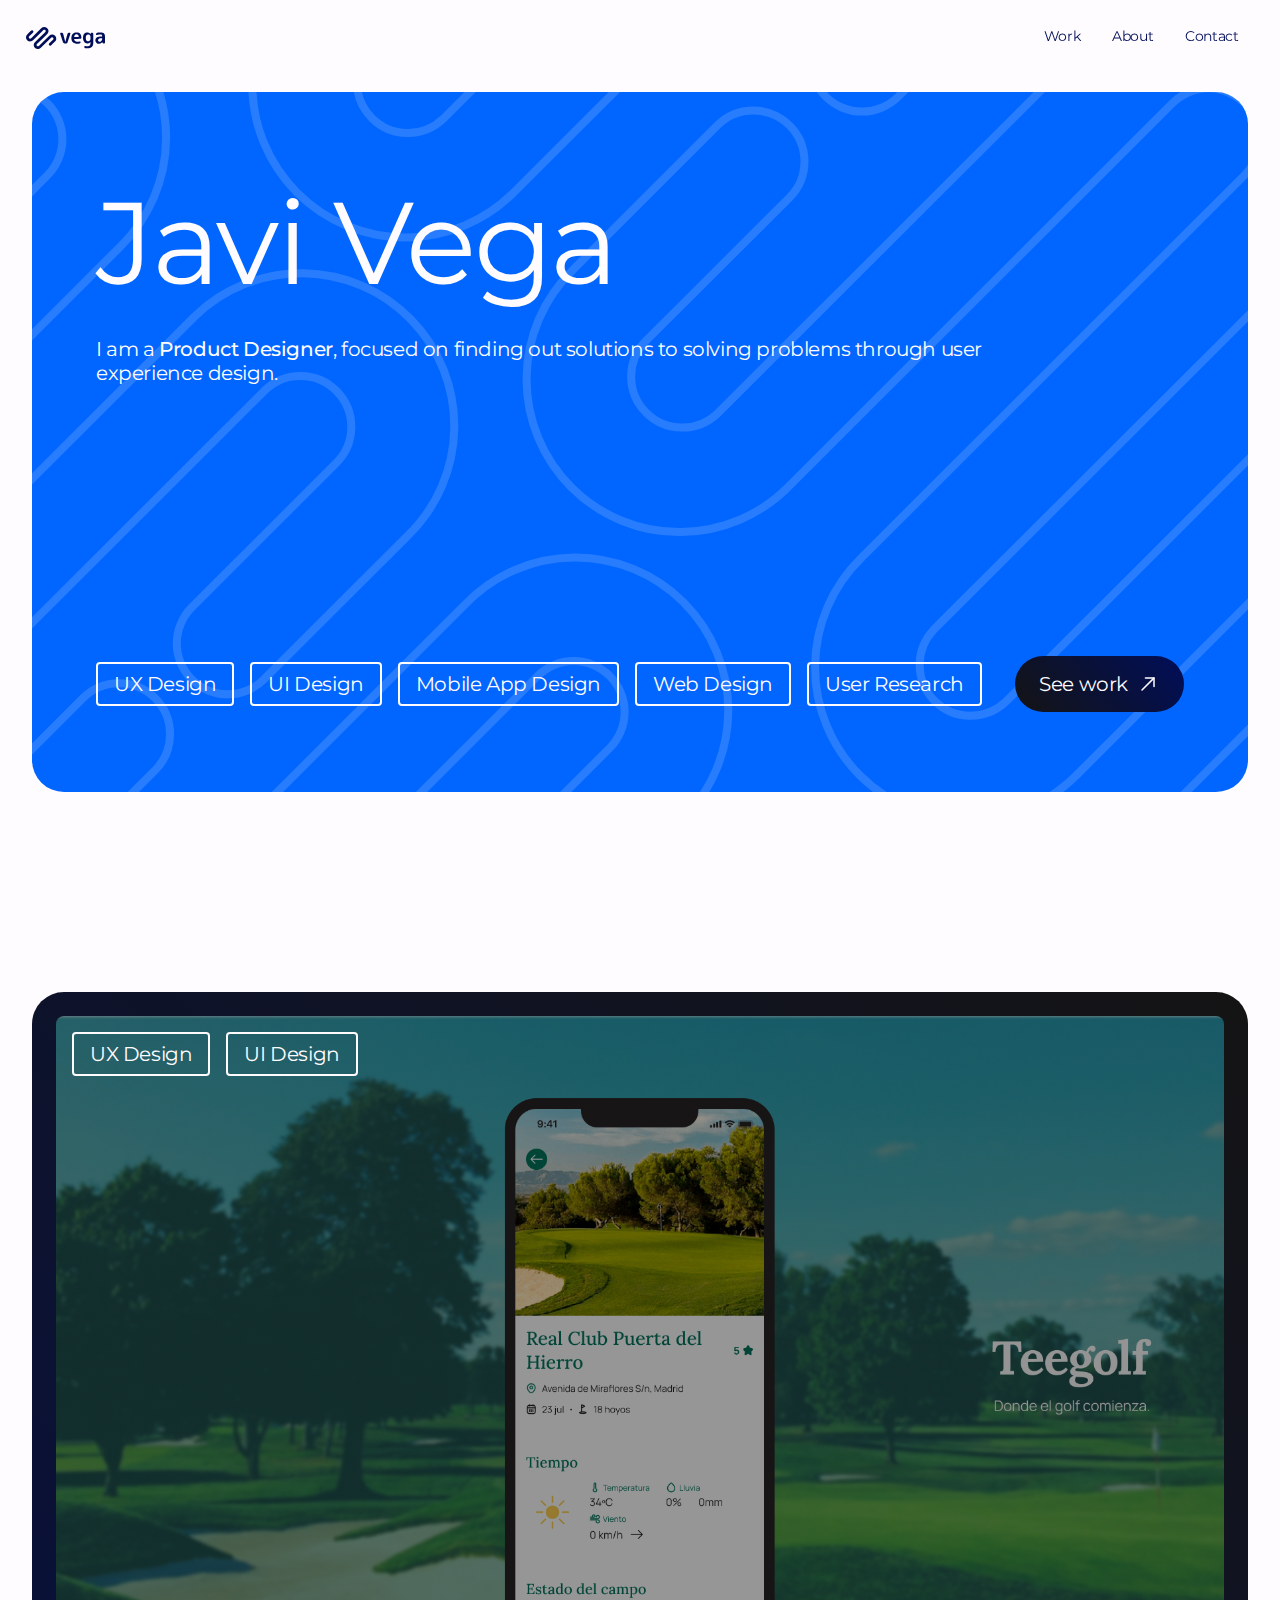
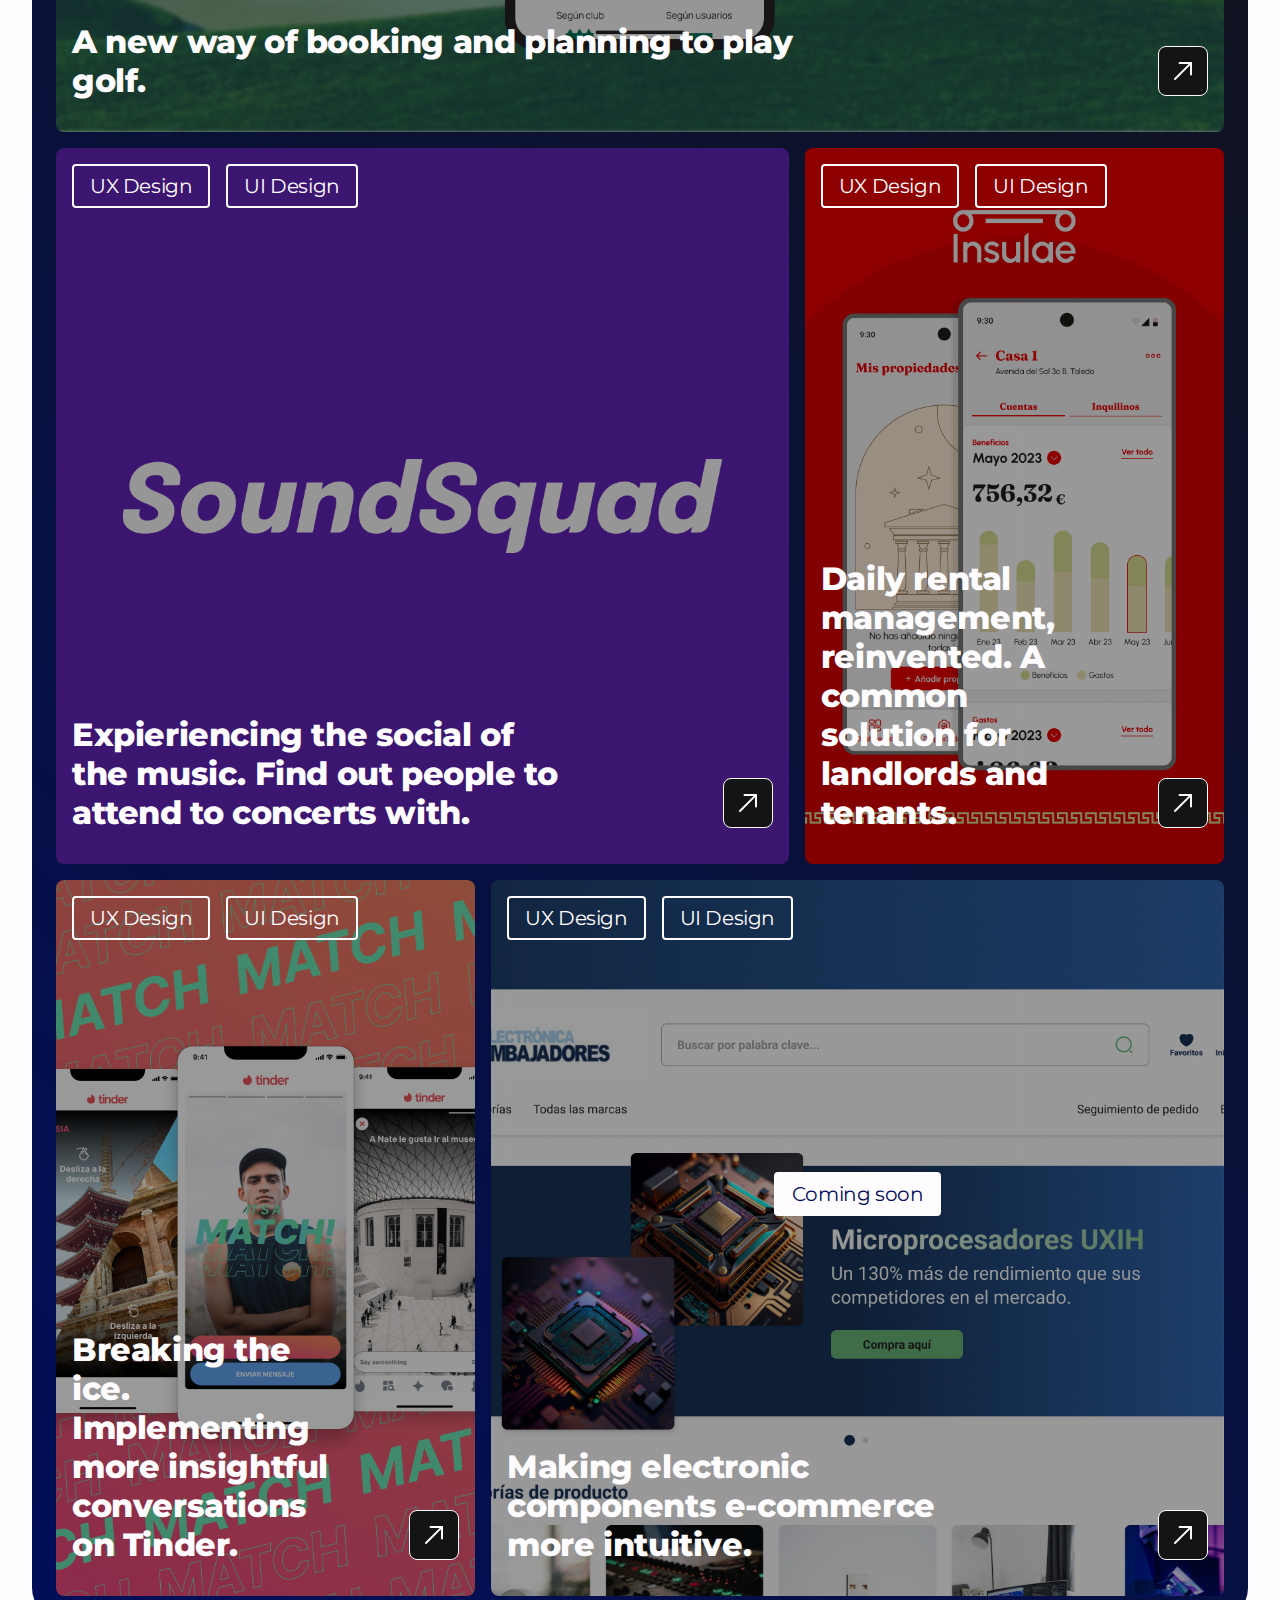
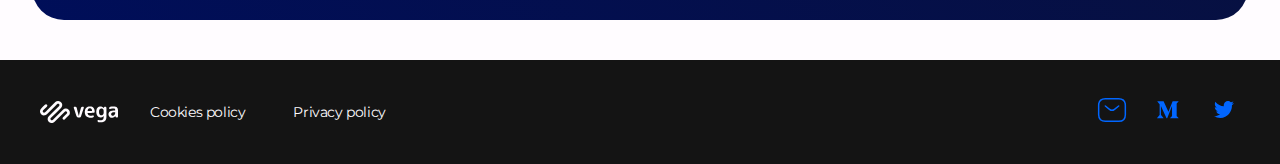
<file: index.html>
<!DOCTYPE html>
<html lang="en">

<head>
    <meta charset="UTF-8">
    <meta name="viewport" content="width=device-width, initial-scale=1.0">
    <meta http-equiv="X-UA-Compatible" content="ie=edge">
    <link rel="preconnect" href="https://fonts.gstatic.com" crossorigin>
    <link href="https://fonts.googleapis.com/css2?family=Montserrat:wght@100;300;400;500&display=swap" rel="stylesheet">
    <link rel="shortcut icon" href="assets/images/favicon.svg" type="image/x-icon">
    <link rel="stylesheet" href="styles/reset.css">
    <link rel="stylesheet" href="styles/style.css">
    <link rel="stylesheet" href="styles/index.css">
    <link rel="stylesheet" href="styles/text.css">
    <link rel="stylesheet" href="styles/projects.css">
    <link rel="stylesheet" href="styles/header.css">
    <link rel="stylesheet" href="styles/footer.css">
    <title>Javi Vega · Product Design · UX UI Design</title>
</head>

<body class="slide-in-blurred-top">
    <nav class="paragraph-s sticky-top">
        <a href="index.html"><img src="assets/images/logo.svg" alt="logo-vega"></a>
        <ul>
            <a href="index.html#work">
                <li>Work</li>
            </a>
            <a href="about.html">
                <li>About</li>
            </a>
            <a href="contact.html">
                <li>Contact</li>
            </a>
        </ul>
    </nav>

    <header>
        <section class="flex-column hero">
            <div class="main-section">
                <h2 class="title-xl">Javi Vega</h2>
                <p>I am a <span class="paragraph-m-bold">Product Designer</span>, focused on finding out solutions to solving problems through user experience design.</p>
            </div>

            <div class="lower-row">
                <div class="flex chip-row">
                    <p class="chip">UX Design</p>
                    <p class="chip">UI Design</p>
                    <p class="chip">Mobile App Design</p>
                    <p class="chip">Web Design</p>
                    <p class="chip">User Research</p>
                </div>

                <a href="#work" class="button">
                    <div class="button-icon-right">See work
                        <img src="assets/images/cta-icon-arrow-up-right.svg" alt="arrow-up">
                    </div>
                </a>
            </div>
        </section>
    </header>

    <main>
        <div class="projects-section" id="work">
            <div class="project-row">
                <div class="project project-main project-teegolf"><a href="projects/teegolf.html"><img class="project-img" src="/assets/images/pattern-vega.svg"></a>
                        <div class="flex chip-row">
                            <p class="chip">UX Design</p>
                            <p class="chip">UI Design</p>
                        </div>

                        <div class="flex project-title title-m">
                            <h3>A new way of booking and planning to play golf.</h3>
                            <img src="assets/images/cta-icon-arrow-up-right.svg" alt="icon-arrow-up-right">
                        </div>
                </div>
            </div>

            <div class="project-row">
                <div class="project project-main project-soundsquad"><a href="projects/soundsquad.html"><img class="project-img" src="/assets/images/pattern-vega.svg"></a>
                    <div class="chip-row">
                        <p class="chip">UX Design</p>
                        <p class="chip">UI Design</p>
                    </div>

                    <div class="project-title title-m">
                            <h3>Expieriencing the social of the music. Find out people to attend to concerts with.</h3>
                            <img src="assets/images/cta-icon-arrow-up-right.svg" alt="">
                    </div>
                </div>
                <div class="project project-small project-insulae"><a href="projects/insulae.html"><img class="project-img" src="/assets/images/pattern-vega.svg"></a>
                    <div class="chip-row">
                        <p class="chip">UX Design</p>
                        <p class="chip">UI Design</p>
                    </div>

                    <div class="flex project-title title-m">
                            <h3>Daily rental management, reinvented. A common solution for landlords and tenants.</h3>
                            <img src="assets/images/cta-icon-arrow-up-right.svg" alt="icon-arrow-up-right">
                    </div>
                </div>
            </div>

            <div class="project-row">
                <div class="project project-small project-tinder"><a href="https://medium.com/@fjaviervegac/romper-el-hielo-el-mayor-reto-en-tinder-67c1647f6bc5"><img class="project-img" src="/assets/images/pattern-vega.svg"></a>
                    <div class="flex chip-row">
                        <p class="chip">UX Design</p>
                        <p class="chip">UI Design</p>
                    </div>

                    <div class="project-title title-m">
                            <h3>Breaking the ice. Implementing more insightful conversations on Tinder.</h3>
                            <img src="assets/images/cta-icon-arrow-up-right.svg" alt="icon-arrow-up-right">
                    </div>
                </div>

                <div class="project project-main project-electronica-embajadores coming-soon"><a href="#project-electronica-embajadores"><img class="project-img" src="/assets/images/pattern-vega.svg"></a>
                    <div class="chip-row">
                        <p class="chip">UX Design</p>
                        <p class="chip">UI Design</p>
                    </div>
                    <p class="chip-full">Coming soon</p>

                    <div class="project-title title-m">
                            <h3>Making electronic components e-commerce more intuitive.</h3>
                            <img src="assets/images/cta-icon-arrow-up-right.svg" alt="">
                    </div>
                </div>
            </div>
        </div>
    </main>

    <footer>
        <div class="flex links">
            <img src="assets/images/logo-white.svg" alt="vega-logo">
            <nav class="nav-footer">
                <ul>
                    <a href="">
                        <li>Cookies policy</li>
                    </a>
                    <a href="">
                        <li>Privacy policy</li>
                    </a>
                </ul>
            </nav>
        </div>
        <div class="flex social-icons">
            <a href="mailto:fjaviervegac@gmail.com"><img src="assets/images/icon-sms.svg" alt="email"></a></img>
            <a href="https://medium.com/@fjaviervegac"><img src="assets/images/icon-medium.svg"
                    alt="medium logo"></a></img>
            <a href="https://twitter.com/javivega14"><img src="assets/images/icon-twitter.svg"
                    alt="twitter logo"></a></img>
        </div>
    </footer>
</body>

</html>
</file>
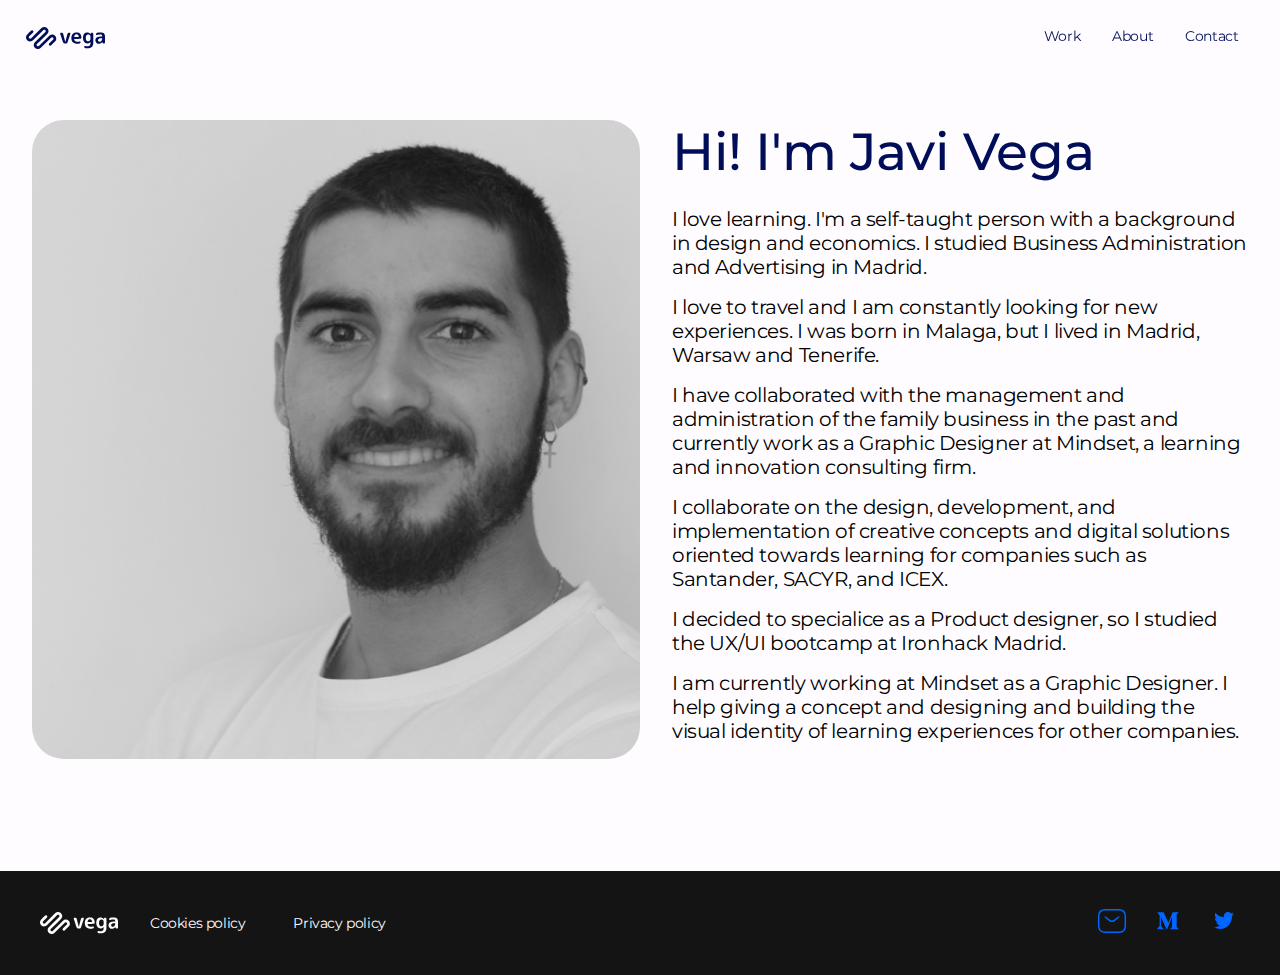
<file: about.html>
<!DOCTYPE html>
<html lang="en">
<head>
    <meta charset="UTF-8">
    <meta name="viewport" content="width=device-width, initial-scale=1.0">
    <link rel="preconnect" href="https://fonts.googleapis.com">
    <link rel="preconnect" href="https://fonts.gstatic.com" crossorigin>
    <link href="https://fonts.googleapis.com/css2?family=Montserrat:wght@100;300;400;500&display=swap" rel="stylesheet">
    <link rel="shortcut icon" href="/assets/images/favicon.svg" type="image/x-icon">
    <link rel="stylesheet" href="styles/reset.css">
    <link rel="stylesheet" href="styles/style.css">
    <link rel="stylesheet" href="styles/text.css">
    <link rel="stylesheet" href="styles/about.css">
    <link rel="stylesheet" href="styles/header.css">
    <link rel="stylesheet" href="styles/footer.css">
    <title>About · Javi Vega · Product Design · UX UI Design</title>
</head>
<body class="fade-in">
    <nav class="paragraph-s sticky-top">
        <a href="index.html"><img src="assets/images/logo.svg" alt="logo-vega"></a>
        <ul>
            <a href="index.html#work">
                <li>Work</li>
            </a>
            <a href="about.html">
                <li>About</li>
            </a>
            <a href="contact.html">
                <li>Contact</li>
            </a>
        </ul>
    </nav>
    <main>
        <section>
            <img src="assets/images/hero.png" alt="foto-javier-vega">
            <div>
                <h2 class="title-l">Hi! I'm Javi Vega</h2>
                <p>I love learning. I'm a self-taught person with a background in design and economics. I studied Business Administration and Advertising in Madrid.</p>
                <p>I love to travel and I am constantly looking for new experiences. I was born in Malaga, but I lived in Madrid, Warsaw and Tenerife.</p>
                <p>I have collaborated with the management and administration of the family business in the past and currently work as a Graphic Designer at Mindset, a learning and innovation consulting firm.</p>
                <p>I collaborate on the design, development, and implementation of creative concepts and digital solutions oriented towards learning for companies such as Santander, SACYR, and ICEX.</p>
                <p>I decided to  specialice as a Product designer, so I studied the UX/UI bootcamp at Ironhack Madrid.</p>
                <p>I am currently working at Mindset as a Graphic Designer. I help giving a concept and designing and building the visual identity of learning experiences for other companies.</p>
            </div>
        </section>
    </main>

    <footer>
        <div class="flex links">
            <img src="assets/images/logo-white.svg" alt="vega-logo">
            <nav class="nav-footer">
                <ul>
                    <a href="">
                        <li>Cookies policy</li>
                    </a>
                    <a href="">
                        <li>Privacy policy</li>
                    </a>
                </ul>
            </nav>
        </div>
        <div class="flex social-icons">
            <a href="mailto:fjaviervegac@gmail.com"><img src="assets/images/icon-sms.svg" alt="email"></a></img>
            <a href="https://medium.com/@fjaviervegac"><img src="assets/images/icon-medium.svg"
                    alt="medium logo"></a></img>
            <a href="https://twitter.com/javivega14"><img src="assets/images/icon-twitter.svg"
                    alt="twitter logo"></a></img>
        </div>
    </footer>
</body>
</html>
</file>
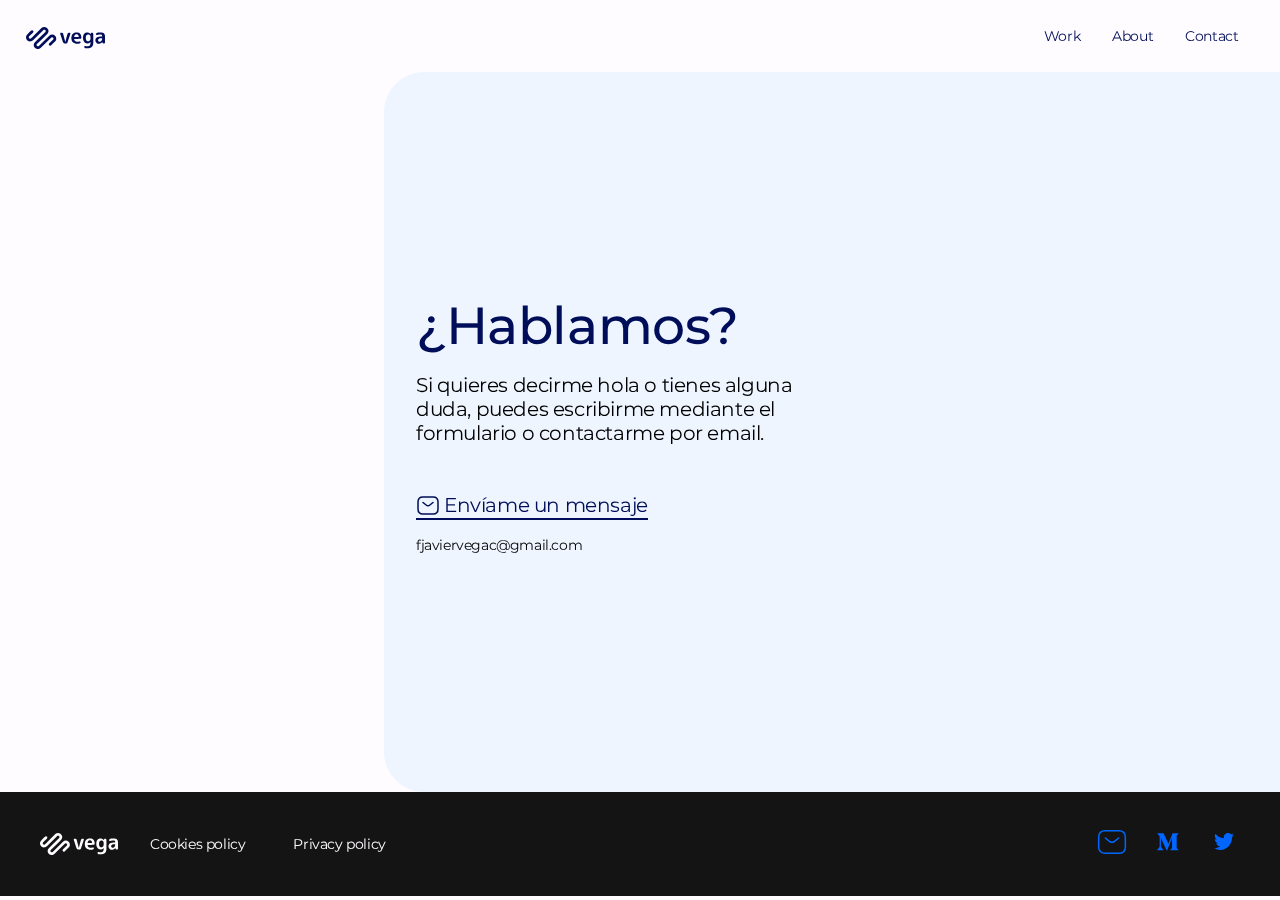
<file: contact.html>
<!DOCTYPE html>
<html lang="en">
<head>
    <meta charset="UTF-8">
    <meta name="viewport" content="width=device-width, initial-scale=1.0">
    <link rel="preconnect" href="https://fonts.gstatic.com" crossorigin>
    <link href="https://fonts.googleapis.com/css2?family=Montserrat:wght@100;300;400;500&display=swap" rel="stylesheet">
    <link rel="shortcut icon" href="/assets/images/favicon.svg" type="image/x-icon">
    <link rel="stylesheet" href="styles/reset.css">
    <link rel="stylesheet" href="styles/style.css">
    <link rel="stylesheet" href="styles/text.css">
    <link rel="stylesheet" href="styles/contact.css">
    <link rel="stylesheet" href="styles/header.css">
    <link rel="stylesheet" href="styles/footer.css">
    <title>Contact · Javi Vega · Product Design · UX UI Design</title>
</head>
<body class="fade-in-fwd">
    <nav class="paragraph-s sticky-top">
        <a href="index.html"><img src="assets/images/logo.svg" alt="logo-vega"></a>
        <ul>
            <a href="index.html#work">
                <li>Work</li>
            </a>
            <a href="about.html">
                <li>About</li>
            </a>
            <a href="contact.html">
                <li>Contact</li>
            </a>
        </ul>
    </nav>

    <section>
        <div class="text-section">
            <div>
                <h2 class="title-l">¿Hablamos?</h2>
                <p>Si quieres decirme hola o tienes alguna duda, puedes escribirme mediante el formulario o contactarme por email.</p>
            </div>

            <div class="button-tertiary flex-column">
                <a target="_top" href="mailto:fjaviervegac@gmail.com?Subject=%F0%9F%91%8BI+would+like+to+contact%2C+Javi%21"><svg width="24" height="25" viewBox="0 0 24 25" fill="none" xmlns="http://www.w3.org/2000/svg">
                    <g id="icon/sms">
                    <g id="vuesax/linear/sms">
                    <g id="sms">
                    <path id="Vector" d="M17 21H7C4 21 2 19.5 2 16V9C2 5.5 4 4 7 4H17C20 4 22 5.5 22 9V16C22 19.5 20 21 17 21Z" stroke="#000E59" stroke-width="1.5" stroke-miterlimit="10" stroke-linecap="round" stroke-linejoin="round"/>
                    <path id="Vector_2" d="M17 9.5L13.87 12C12.84 12.82 11.15 12.82 10.12 12L7 9.5" stroke="#000E59" stroke-width="1.5" stroke-miterlimit="10" stroke-linecap="round" stroke-linejoin="round"/>
                    </g>
                    </g>
                    </g>
                    </svg>
                <p>Envíame un mensaje</p>
                </a>
                <p class="paragraph-s">fjaviervegac@gmail.com</p>
            </div>
        </div>

        <div class="img-class">
        </div>
    </section>

    <footer>
        <div class="flex">
            <img src="assets/images/logo-white.svg" alt="vega-logo">
            <nav>
                <ul>
                    <a href="">
                        <li>Cookies policy</li>
                    </a>
                    <a href="">
                        <li>Privacy policy</li>
                    </a>
                </ul>
            </nav>
        </div>
        <div class="flex social-icons">
            <a href="mailto:fjaviervegac@gmail.com"><img src="assets/images/icon-sms.svg" alt="email"></a></img>
            <a href="https://medium.com/@fjaviervegac"><img src="assets/images/icon-medium.svg"
                    alt="medium logo"></a></img>
            <a href="https://twitter.com/javivega14"><img src="assets/images/icon-twitter.svg"
                    alt="twitter logo"></a></img>
        </div>
    </footer>
</body>
</html>
</file>
<file: styles/style.css>
html{
    scroll-behavior: smooth;
    
}

body{
    background-color: #FFFCFF;
    font-family: 'Montserrat', sans-serif;
    /* Desktop/Paragraph M */
    font-family: Montserrat;
    font-size: 20px;
    font-style: normal;
    font-weight: 400;
    line-height: normal;
    letter-spacing: -0.4px;
    overflow-x: hidden;
}

h3{
  font-size: 32px;
  font-family: Montserrat;
  font-weight: 800;
  line-height: normal;
  letter-spacing: -0.4px;
}

.flex-column{
    display: flex;
    flex-direction: column;
}


.flex{
    display: flex;
    align-items: center;
}

.button{
    text-decoration: none;
    color: var(--color-shell-white, #FFFCFF);
    border-radius: 100px;
    border-radius: 100px;
    background: linear-gradient(48deg, #141414 0%, #000E59 100%);
    padding: var(--spacing-spacing-2-xs, 16px) var(--spacing-spacing-xs, 24px);
    justify-content: center;
    align-items: center;
    transition: 0.8s;
}

.button:hover{
    scale: 0.95;
    box-shadow: #000d59c9;
}



.chip-row{
    gap: 16px;
    display: flex;
    flex-wrap: wrap;
}

.chip{
    padding: 8px 16px;
    justify-content: center;
    align-items: center;
    border-radius: var(--border-radius-border-radius-2-xs, 4px);
    border: 2px solid var(--color-shell-white, #FFFCFF);
    color: var(--color-shell-white, #FFFCFF);
    
}

.chip-full{
  padding: 8px 16px;
  justify-content: center;
  align-items: center;
  border-radius: var(--border-radius-border-radius-2-xs, 4px);
  border: 2px solid var(--color-shell-white, #FFFCFF);
  color: var(--color-shell-white, #000E59);
  background-color: #FFFCFF;
  margin: 0 auto;
}

.button-icon-right{
    display: flex;
    gap: var(--spacing-spacing-3-xs, 8px);
    align-items: center;
}

.button-icon-right a{
    color: var(--color-shell-white, #FFFCFF);
    text-decoration: none;
    /* Desktop/Paragraph M Bold */
    font-family: Montserrat;
    font-size: 20px;
    font-style: normal;
    font-weight: 500;
    line-height: normal;
    letter-spacing: -0.4px;
}


.button-tertiary{
    display: flex;
    padding: var(--spacing-spacing-2-xs, 16px) var(--spacing-spacing-xs, 24px) var(--spacing-spacing-2-xs, 16px) 0px;
    align-items: flex-start;
}

.button-tertiary a{
    border-bottom: solid 2px #000E59;
    display: flex;
    gap: 4px;
    margin-bottom: 16px;
    
}

.button-tertiary a{
    text-decoration: none;
    text-underline-offset: 6px;
    color: var(--color-mediterranean-deep, #000E59);
    
}

@media (max-width: 700px){
    body{
        background-color: #FFFCFF;
        font-family: 'Montserrat', sans-serif;
        /* Desktop/Paragraph M */
        font-family: Montserrat;
        font-size: 16px;
        font-style: normal;
        font-weight: 400;
        line-height: normal;
        letter-spacing: -0.4px;
        overflow-x: hidden;
    }

    .button{
        padding: var(--spacing-spacing-3-xs, 8px) var(--spacing-spacing-2-xs, 16px);
    }

    .button-icon-right img{
        width: 16px;
        height: 16px;

    }
    
    .button-icon-right a{
        color: var(--color-shell-white, #FFFCFF);

        /* Mobile/Paragraph M Bold */
        font-family: Montserrat;
        font-size: 16px;
        font-style: normal;
        font-weight: 500;
        line-height: normal;
        letter-spacing: -0.32px;
    }
}


/* animations */
.slide-in-blurred-top {
	-webkit-animation: slide-in-blurred-top 0.7s cubic-bezier(0.230, 1.000, 0.320, 1.000) both;
	        animation: slide-in-blurred-top 0.7s cubic-bezier(0.230, 1.000, 0.320, 1.000) both;
}

/* ----------------------------------------------
 * Generated by Animista on 2023-7-21 1:57:25
 * Licensed under FreeBSD License.
 * See http://animista.net/license for more info. 
 * w: http://animista.net, t: @cssanimista
 * ---------------------------------------------- */

/**
 * ----------------------------------------
 * animation slide-in-blurred-top
 * ----------------------------------------
 */
 @-webkit-keyframes slide-in-blurred-top {
    0% {
      -webkit-transform: translateY(-1000px) scaleY(2.5) scaleX(0);
              transform: translateY(-1000px) scaleY(2.5) scaleX(0);
      -webkit-transform-origin: 0% 0%;
              transform-origin: 0% 0%;
      -webkit-filter: blur(40px);
              filter: blur(40px);
      opacity: 0;
    }
    100% {
      -webkit-transform: translateY(0) scaleY(1) scaleX(1);
              transform: translateY(0) scaleY(1) scaleX(1);
      -webkit-transform-origin: 0% 0%;
              transform-origin: 0% 0%;
      -webkit-filter: blur(0);
              filter: blur(0);
      opacity: 1;
    }
  }
  @keyframes slide-in-blurred-top {
    0% {
      -webkit-transform: translateY(-1000px) scaleY(2.5) scaleX(0);
              transform: translateY(-1000px) scaleY(2.5) scaleX(0);
      -webkit-transform-origin: 50% 0%;
              transform-origin: 50% 0%;
      -webkit-filter: blur(40px);
              filter: blur(40px);
      opacity: 0;
    }
    100% {
      -webkit-transform: translateY(0) scaleY(1) scaleX(1);
              transform: translateY(0) scaleY(1) scaleX(1);
      -webkit-transform-origin: 50% 50%;
              transform-origin: 50% 50%;
      -webkit-filter: blur(0);
              filter: blur(0);
      opacity: 1;
    }
  }
  

  .fade-in-fwd {
	-webkit-animation: fade-in-fwd 0.4s cubic-bezier(0.390, 0.575, 0.565, 1.000) both;
	        animation: fade-in-fwd 0.4s cubic-bezier(0.390, 0.575, 0.565, 1.000) both;
}

/* ----------------------------------------------
 * Generated by Animista on 2023-7-21 2:12:31
 * Licensed under FreeBSD License.
 * See http://animista.net/license for more info. 
 * w: http://animista.net, t: @cssanimista
 * ---------------------------------------------- */

/**
 * ----------------------------------------
 * animation fade-in-fwd
 * ----------------------------------------
 */
 @-webkit-keyframes fade-in-fwd {
    0% {
      -webkit-transform: translateZ(-200px);
              transform: translateZ(-200px);
        -webkit-transform: scaleX(0.8);
      opacity: 0;
    }
    100% {
      -webkit-transform: translateZ(0);
              transform: translateZ(0);
              -webkit-transform: scaleX(1);
      opacity: 1;
    }
  }
  @keyframes fade-in-fwd {
    0% {
      -webkit-transform: translateZ(-200px);
              transform: translateZ(-200px);
        -webkit-transform: scaleX(0.8);
      opacity: 0;
    }
    
    100% {
      -webkit-transform: translateZ(0);
              transform: translateZ(0);
              -webkit-transform: scaleX(1);
      opacity: 1;
    }
  }

  .fade-in {
    -webkit-animation: fade-in 1.2s cubic-bezier(0.390, 0.575, 0.565, 1.000) both;
            animation: fade-in 1.2s cubic-bezier(0.390, 0.575, 0.565, 1.000) both;
  }

  /* ----------------------------------------------
 * Generated by Animista on 2023-7-22 0:16:38
 * Licensed under FreeBSD License.
 * See http://animista.net/license for more info. 
 * w: http://animista.net, t: @cssanimista
 * ---------------------------------------------- */

/**
 * ----------------------------------------
 * animation fade-in
 * ----------------------------------------
 */
@-webkit-keyframes fade-in {
  0% {
    opacity: 0;
  }
  100% {
    opacity: 1;
  }
}
/* ----------------------------------------------
 * Generated by Animista on 2023-7-22 0:16:38
 * Licensed under FreeBSD License.
 * See http://animista.net/license for more info. 
 * w: http://animista.net, t: @cssanimista
 * ---------------------------------------------- */

/**
 * ----------------------------------------
 * animation fade-in
 * ----------------------------------------
 */
 @-webkit-keyframes fade-in {
  0% {
    opacity: 0;
  }
  100% {
    opacity: 1;
  }
}
@keyframes fade-in {
  0% {
    opacity: 0;
  }
  100% {
    opacity: 1;
  }
}


@media (min-width: 900px){

  body{
    overflow-x: hidden;
}
}
</file>
<file: styles/index.css>
header{
    min-height: 100vh;
    width: 95%;
    margin: 0 auto;
}

main{
    display: flex;
    width: 95%;
    margin: 0 auto;
}

h2{
    margin-bottom: 24px;
}

.hero{
    margin: 1em 0 2em 0;
    padding: 80px 64px;
    border-radius: 32px;
    background-color: #0166FF;
    background-image: url("../assets/images/pattern-vega.svg");
    color: #FFFCFF;
    justify-content: space-between;
    gap: 2em;
    min-height: 60vh;
}

.hero p{
    max-width: 900px;
}

.projects-section{
    margin: 0 0 2em 0;
    width: 100%;
    padding: 24px 24px 8px 24px;
    flex-direction: column;
    align-items: flex-start;
    border-radius: 32px;
    background: linear-gradient(222deg, #141414 0%, #000E59 100%);
    flex-wrap: wrap;
}


.lower-row{
    width: 100%;
    display: flex;
    justify-content: space-between;
    align-content: center;
    gap: 24px;
    flex-wrap: wrap;
}

.project{
    height: 684px;
    min-height: 70vh;
    padding: 16px;
    border-radius: 8px;
    display: flex;
    flex-direction: column;
    justify-content: space-between;
    align-items: flex-start;
    margin-bottom: 16px;
    align-self: stretch;
    flex-wrap: wrap;
    display: flex;
    position: relative;
    transition: .5s;
}


.project:hover{
    scale: 0.99;
    box-shadow: 0px 0px 8px 3px rgba(1, 102, 255, 0.20);
}

.project a{
    text-decoration: none;
    color: var(--color-shell-white, #FFFCFF);
    position: absolute;
    top: 0;
    bottom: 0;
    left: 0;
    width: 100%;
    opacity: 0;
}


.project-main{
    min-width: 60%;
    width: 100%;
    background: linear-gradient(180deg, rgba(0, 0, 0, 0.00) 34.38%, #000 100%), url("../assets/images/pattern-vega.svg"), lightgray 50% / cover no-repeat;
    flex-wrap: wrap;
}

.project-small{
    max-width: 40%;
    background: linear-gradient(180deg, rgba(0, 0, 0, 0.00) 34.38%, #000 100%), url("../assets/images/pattern-vega.svg"), lightgray 50% / cover no-repeat;
    flex-wrap: wrap;
}


.project img{
    width: 32px;
    height: 32px;
    padding: 8px;
    border-radius: var(--border-radius-border-radius-xs, 8px);
    border: 1px solid var(--color-shell-white, #FFFCFF);
    margin-bottom: 0.5em;
    background: var(--color-volcano-sand, #141414);
    
}


.project-row{
    display: flex;
    gap: 16px;
    min-height: 70vh;
}

.project-title{
    width: 100%;
    display: flex;
    flex-wrap: wrap;
    justify-content: space-between;
    align-items: flex-end;
    gap: 16px;
    color: var(--color-shell-white, #FFFCFF);
}

.project-title h3{
    width: 70%;
    padding-bottom: 0.5em;
}



@media (max-width: 900px) {
    
    header{
        min-height: 0;
        height: auto;
        margin-bottom: 32px;
    }
    
    main{
        width: 95%;
        margin: 0 auto;
    }

    .hero{
        width: auto;
        padding: 32px 24px;
        margin: 0 auto;
        justify-content: inherit;
        min-height: auto;
        border-radius: 24px;
    }

    .projects-section{
        max-width: 95%;
        padding: 16px 16px 0px 16px;
        border-radius: 24px;
    }

    .project-title img{
        display: none;
    }

    .project-row{
        flex-wrap: wrap;
        margin-bottom: 0;
        gap: 0;
    }

    .project{
        max-width: none;
        width: 100%;
        display: flex;
        height: 400px;
    }

    .project-small{
        width: 100%;
    }
}
</file>
<file: styles/text.css>
/* Desktop */
.title-xl{
    font-family: Montserrat;
    font-size: 116px;
    font-style: normal;
    font-weight: 400;
    line-height: normal;
    letter-spacing: -2.32px;
}

.title-l{
    font-family: Montserrat;
    font-size: 52px;
    font-style: normal;
    font-weight: 500;
    line-height: normal;
}

.title-m{
    font-family: Montserrat;
    font-size: 40px;
    font-style: normal;
    font-weight: 500;
    line-height: normal;
}

.title-s{
    font-family: Montserrat;
    font-size: 32px;
    font-style: normal;
    font-weight: 500;
    line-height: normal;
}

.paragraph-s{
    font-family: 'Montserrat', sans-serif;
    font-size: 14px;
    font-style: normal;
    font-weight: 400;
    line-height: normal;
    letter-spacing: -0.4px;
 } 

.paragraph-m-bold{
    font-family: 'Montserrat', sans-serif;
    font-size: 20px;
    font-style: normal;
    font-weight: 500;
    line-height: normal;
    letter-spacing: -0.4px;
 }

 .paragraph-m{
    font-family: 'Montserrat', sans-serif;
    font-size: 20px;
    font-style: normal;
    font-weight: 400;
    line-height: normal;
    letter-spacing: -0.4px;
 }


 /* mobile */

 @media (max-width: 750px) {
    .title-xl{
        font-family: Montserrat;
        font-size: 40px;
        font-style: normal;
        font-weight: 500;
        line-height: normal;
        letter-spacing: -0.8px;
    }
    
    .title-l{
    font-family: Montserrat;
    font-size: 36px;
    font-style: normal;
    font-weight: 500;
    line-height: normal;
    }
    
    .title-m{
        font-family: Montserrat;
        font-size: 28px;
        font-style: normal;
        font-weight: 500;
        line-height: normal;
    }
    
    .title-s{
        font-family: Montserrat;
        font-size: 32px;
        font-style: normal;
        font-weight: 500;
        line-height: normal;
    }
    
    .paragraph-s{
        font-family: 'Montserrat', sans-serif;
        font-size: 14px;
        font-style: normal;
        font-weight: 400;
        line-height: normal;
        letter-spacing: -0.4px;
     } 
    
    .paragraph-m-bold{
        font-family: 'Montserrat', sans-serif;
        font-size: 16px;
        font-style: normal;
        font-weight: 500;
        line-height: normal;
        letter-spacing: -0.4px;
     }
    
     .paragraph-m{
        font-family: 'Montserrat', sans-serif;
        font-size: 16px;
        font-style: normal;
        font-weight: 400;
        line-height: normal;
        letter-spacing: -0.4px;
     }
 }
</file>
<file: styles/projects.css>
.project-teegolf{
    background: linear-gradient(0deg, rgba(0, 0, 0, 0.40) 0%, rgba(0, 0, 0, 0.40) 100%), url("../projects/teegolf/bg.jpg"), lightgray 50%;
    background-position: center;
    background-size: cover;
    background-repeat: no-repeat;
}


.project-soundsquad{
    background: linear-gradient(0deg, rgba(0, 0, 0, 0.40) 0%, rgba(0, 0, 0, 0.40) 100%), url("../projects/soundsquad/bg.jpg"), lightgray 50%;
    background-position: center;
    background-size: cover;
    background-repeat: no-repeat;
}

.project-insulae{
    background: linear-gradient(0deg, rgba(0, 0, 0, 0.40) 0%, rgba(0, 0, 0, 0.40) 100%), url("../projects/insulae/bg.jpg"), lightgray 50%;
    background-position: center;
    background-size: cover;
    background-repeat: no-repeat;
}

.project-tinder{
    background: linear-gradient(0deg, rgba(0, 0, 0, 0.40) 0%, rgba(0, 0, 0, 0.40) 100%), url("../projects/tinder/bg.jpg"), lightgray 50%;
    background-position: center;
    background-size: cover;
    background-repeat: no-repeat;
}

.project-electronica-embajadores{
    background: linear-gradient(0deg, rgba(0, 0, 0, 0.40) 0%, rgba(0, 0, 0, 0.40) 100%), url("../projects/electronica-embajadores/bg.jpg"), lightgray 50%;
    background-position: center;
    background-size: cover;
    background-repeat: no-repeat;
}
</file>
<file: styles/header.css>
nav{
    height: 40px;
    width: 96%;
    margin: 0 auto;
    display: flex;
    justify-content: space-between;
    padding: 16px 16px;
    align-items: center;
}

nav img{
    margin-top: 8px;
}

nav ul{
    display: flex;
}

nav li{
    padding: 8px 16px;
    gap: 4px;
}

nav a{
    text-decoration: underline solid 2px #000d5900;
    color: var(--color-mediterranean-deep, #000E59);
    transition: 800ms;
}

nav a:hover{
    text-decoration: underline solid 2px #000E59;
    text-shadow: #000E59;
}

.sticky-top{
    position: sticky;
    top: 0;
    z-index: 999999;
    mix-blend-mode: multiply;
}

@media (max-width: 900px) {
    nav{
        width: auto;
        margin: 0 auto;
    }

    nav li{
        padding: 4px 8px;
    }
}
</file>
<file: styles/footer.css>
footer{
    padding: 16px 40px 16px 40px;
    background: var(--color-volcano-sand, #141414);
    justify-content: space-between;
    color: #FFFCFF;
    display: flex;
    align-items: center;
    flex-wrap: wrap;
}

footer a{
    color: #FFFCFF;
    text-decoration: none;
}
footer li{
    margin-right: 16px;
}

footer img{
    color: #FFFCFF;
}

footer a{
    font-family: 'Montserrat', sans-serif;
    font-size: 14px;
    font-style: normal;
    font-weight: 400;
    line-height: normal;
    letter-spacing: -0.4px;
}

.social-icons{
    gap: 24px;
}


@media (max-width: 900px) {
    footer{
        justify-content: center;
        flex-direction: column-reverse;
        width: auto;
        padding: 16px;
    }

    .nav-footer{
        justify-content: center;
    }


    .links{
        display: flex;
        flex-direction: column-reverse;
        justify-content: center;
        margin: 0 0 16px 0;
    }
}
</file>
<file: styles/about.css>
header{
    width: 95%;
    margin: 0 auto;
}

section{
    display: flex;
    width: 95%;
    padding: 32px;
    gap: 32px;
    margin: 16px auto 80px auto;
    justify-content: flex-start;
}

section img{
    width: 50%;
    height: auto;
    object-fit: cover;
    object-position: center;
    border-radius: 32px;
}

h2{
    color: #000E59;
    margin-bottom: 24px;
}

p{
    margin-bottom: 16px;
}

@media (max-width: 900px) {
    body{
        overflow-x: hidden;
    }


    main{
        width: 95%;
        margin: 0 auto;
    }
    
    section{
        width: auto;
        display: flex;
        flex-direction: column;
    }

    section img{
        width: 100%;
        margin: 0 auto;
    }

}
</file>
<file: styles/contact.css>
body{
    overflow-x: hidden;
}

header{
    width: 95%;
    margin: 0 auto;
}

section{
    display: flex;
    width: 70%;
    height: 80vh;
    margin: 0 0 0 0;
    background-color: #EEF5FF;
    border-radius: 40px 0px 0px 40px;
    margin: 0 0 0 auto;
    align-items: center;
}

h2{
    color: #000E59;
    margin-bottom: 16px;
}


.text-section{
    display: flex;
    flex-direction: column;
    padding: 32px;
    border-radius: 40px;
    gap: var(--spacing-spacing-m, 32px);
    width: 50%;
    
}

.img-class{
    height: 100%;
    width: 50%;
    background-image: url('https://images.unsplash.com/photo-1556479695-a24a9fec2e56?ixlib=rb-4.0.3&ixid=M3wxMjA3fDB8MHxwaG90by1wYWdlfHx8fGVufDB8fHx8fA%3D%3D&auto=format&fit=crop&w=1740&q=80');
    object-fit: cover;
    margin: 0 0 0 auto;
    border-radius: 40px 0 0 40px;
}

@media (max-width: 900px){
    section{
        width: 100%;
        justify-content: center;
    }

    .text-section{
        width: 80%;
        text-align: center;
    }

    .img-class{
        display: none;
    }

    .flex-column{
        align-items: center;
        justify-content: center;
    }
}
</file>
